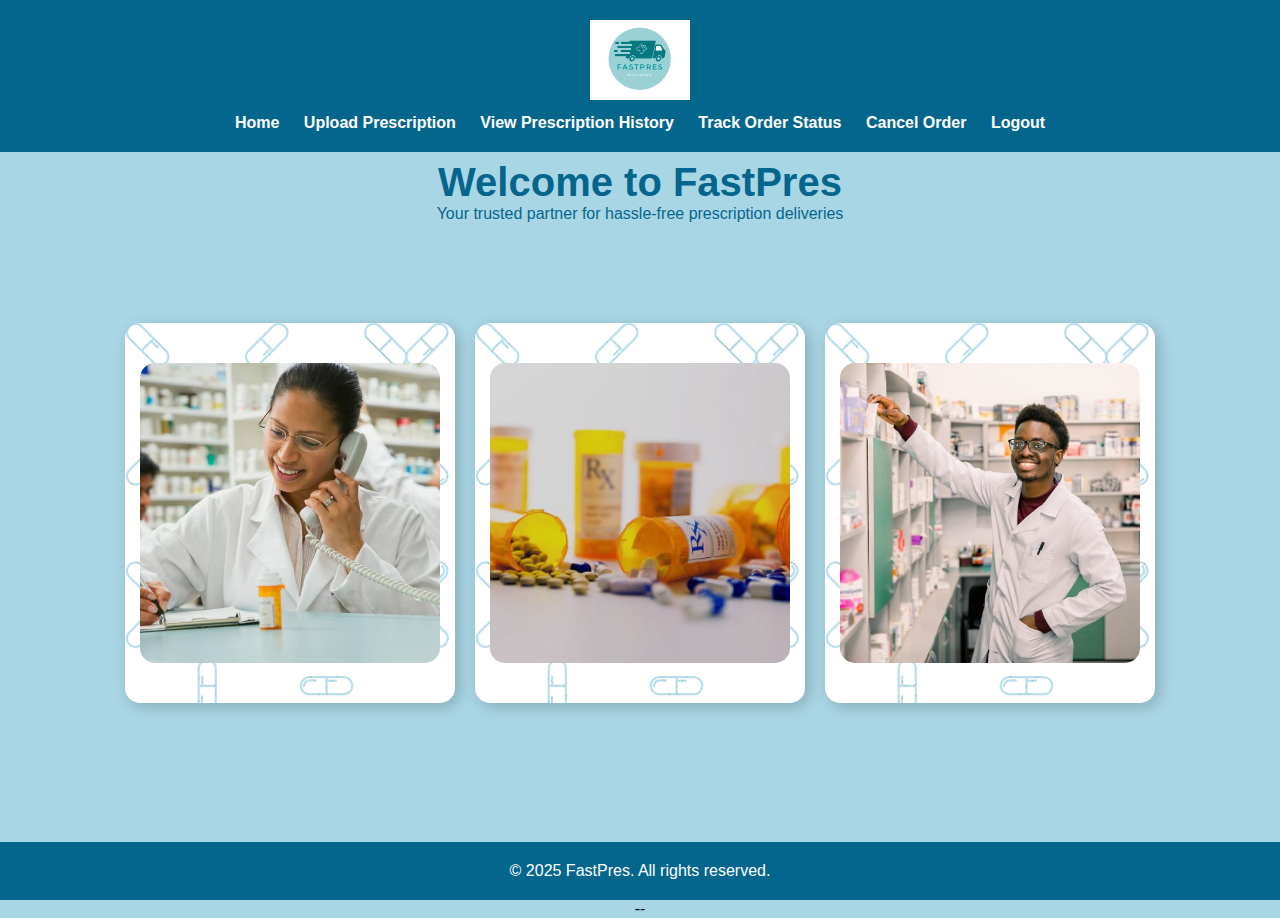
<file: index.html>
<!DOCTYPE html>
<html lang="en">
<head>
    <meta charset="UTF-8">
    <meta name="viewport" content="width=device-width, initial-scale=1.0">
    <title>FastPres - Prescription Delivery</title>
    <link rel="stylesheet" href="main-styles.css">
</head>
<body>
    <header>
        <img src="images/fastlogo.png" alt="FastPres Logo">
        <nav>
            <a href="index.html">Home</a>
            <a href="upload.html">Upload Prescription</a>
            <a href="history.html">View Prescription History</a>
            <a href="track.html">Track Order Status</a>
            <a href="cancel.html">Cancel Order</a>
            <a href="login.html">Logout</a>
        </nav>
    </header>

    <div class="main-content">
        <div class="main">
            <h1>Welcome to FastPres</h1>
            <p>Your trusted partner for hassle-free prescription deliveries</p>
        </div>

        <div class="service-container">
            <div class="service">
                <img src="images/main-pharma.jpg" alt="image 1">
            </div>
            <div class="service">
                <img src="images/main-pills.png" alt="image 2">
            </div>
            <div class="service">
                <img src="images/main-pharma-2.jpg" alt="image 3">
            </div>
        </div>
    </div>
--
    <footer>
        <p>© 2025 FastPres. All rights reserved.</p>
    </footer>
</body>
</html>
</file>
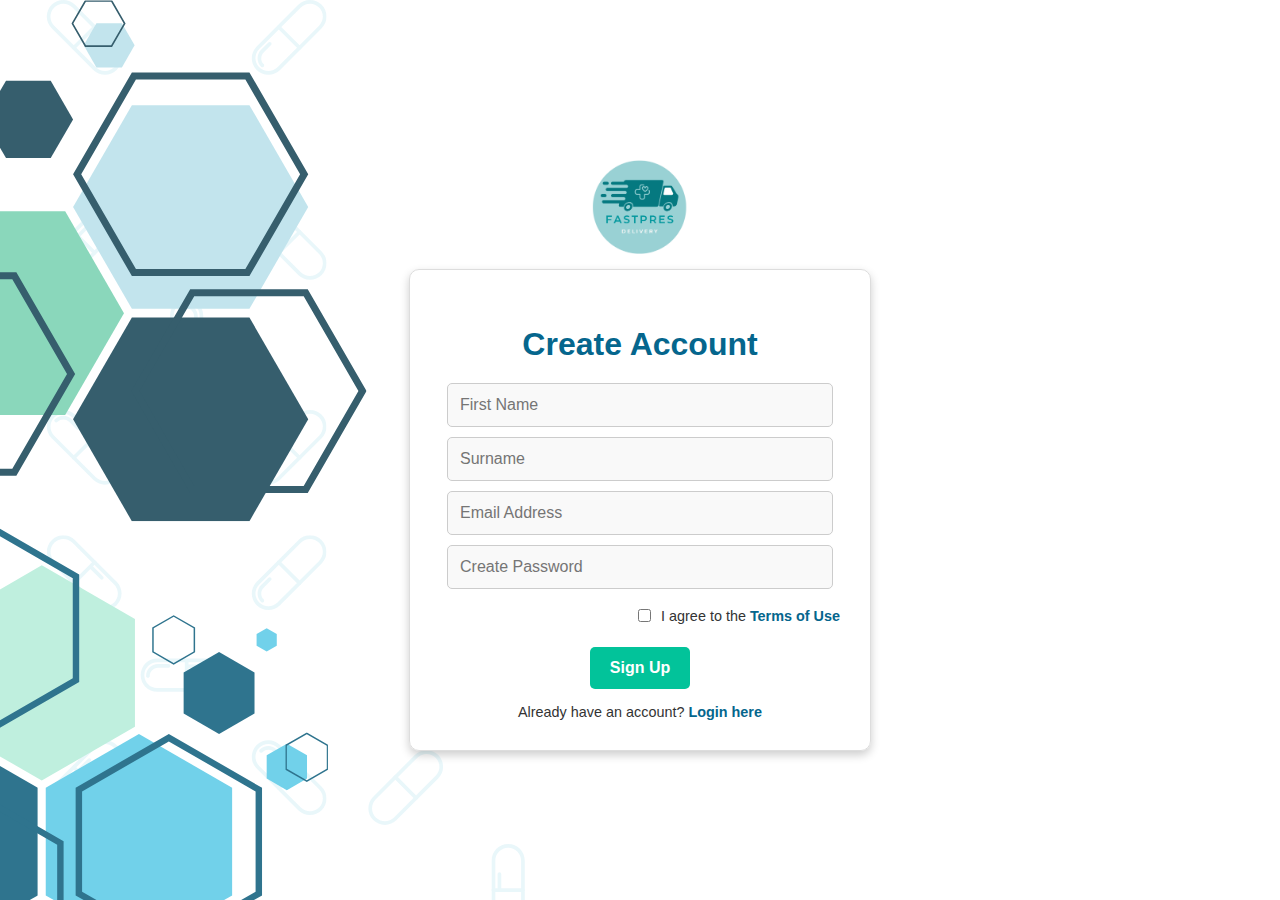
<file: create.html>
<!DOCTYPE html>
<html lang="en">
<head>
    <meta charset="UTF-8">
    <meta name="viewport" content="width=device-width, initial-scale=1.0">
    <title>Sign Up - FastPres</title>
    <link rel="stylesheet" href="styles.css">
</head>
<body>
    <img src="images/fastlogo.png" width="150" height="auto" alt="FastPres Logo" class="logo">
    
    <div class="signup-container">
        <h2>Create Account</h2>
        <input type="text" id="first-name" placeholder="First Name" required>
        <input type="text" id="surname" placeholder="Surname" required>
        <input type="email" id="email" placeholder="Email Address" required>
        <input type="password" id="password" placeholder="Create Password" required>
        
        <div class="terms">
            <input type="checkbox" id="agree-terms" required>
            <label for="agree-terms">I agree to the <a href="terms.html" target="_blank">Terms of Use</a></label>
        </div>
        
        <button onclick="validateSignup()">Sign Up</button> 
        
        <div class="login-link">
            Already have an account? <a href="login.html">Login here</a>
        </div>
    </div>
    
    <script>
        function validateSignup() {
            const email = document.getElementById('email').value;
            const password = document.getElementById('password').value;
            const termsCheckbox = document.getElementById('agree-terms');

            const emailPattern = /^[^\s@]+@[^\s@]+\.[^\s@]+$/;
            if (!emailPattern.test(email)) {
                alert("Please enter a valid email address.");
                return;
            }

            const passwordPattern = /^(?=.*[A-Z])(?=.*[!@#$%^&*?])[A-Za-z\d!@#$%^&*?]{10,}$/;
            if (!passwordPattern.test(password)) {
                alert("Password must be at least 10 characters long, contain at least one capital letter, and one special symbol.");
                return;
            }
            
            if (!termsCheckbox.checked) {
                alert("You must agree to the Terms of Use to proceed.");
                return;
            }
            
            alert("Account created successfully!");
            window.location.href = "index.html"; 
        }
    </script>
</body>
</html>
</html>
</file>
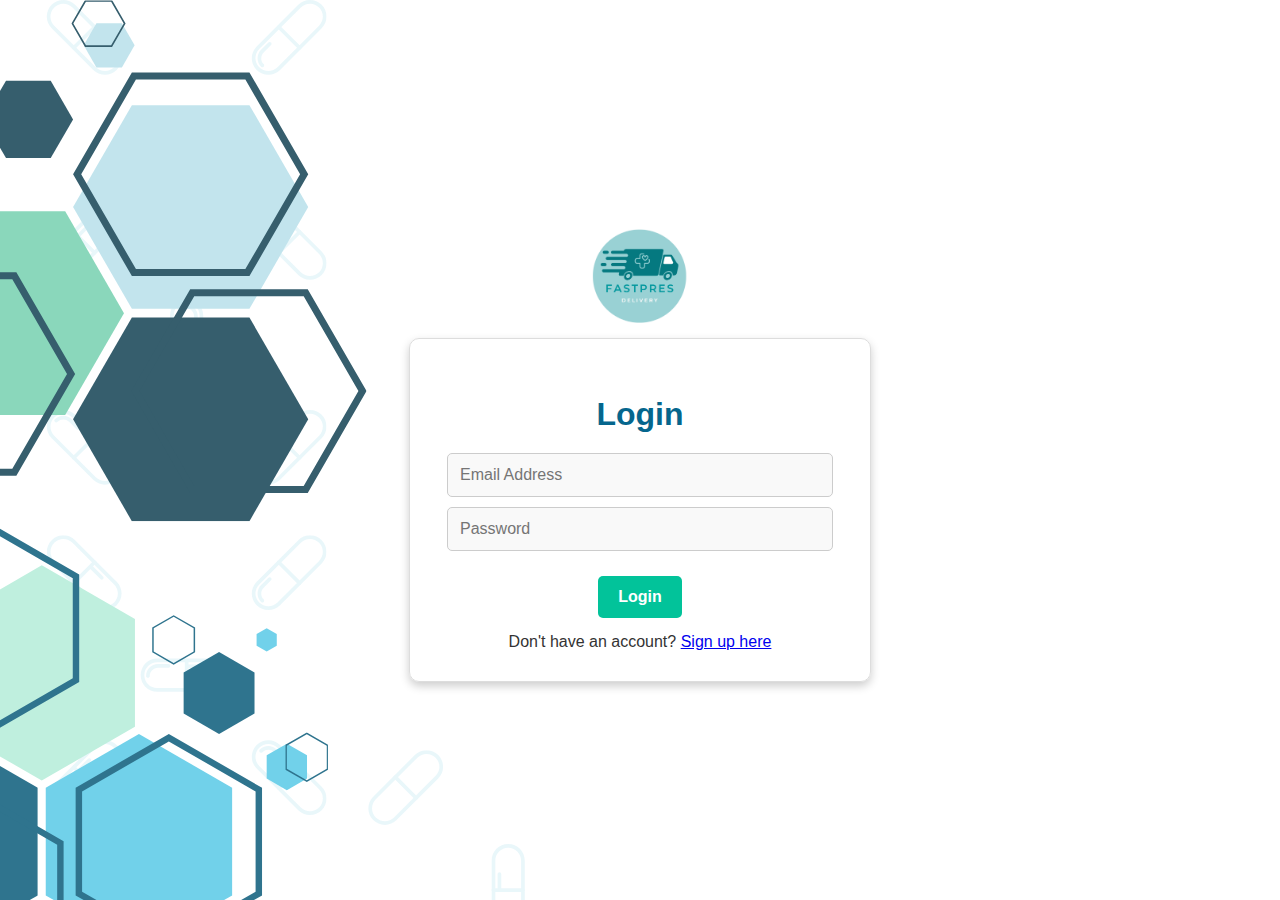
<file: login.html>
<!DOCTYPE html>
<html lang="en">
<head>
    <meta charset="UTF-8">
    <meta name="viewport" content="width=device-width, initial-scale=1.0">
    <title>Login - FastPres</title>
    <link rel="stylesheet" href="styles.css">
</head>
<body>
    <img src="images/fastlogo.png" width="150" height="auto" alt="FastPres Logo" class="logo">
    
    <div class="signup-container"> 
        <h2>Login</h2>
        <input type="email" id="email" placeholder="Email Address" required>
        <input type="password" id="password" placeholder="Password" required>
        
        <button onclick="validateLogin()">Login</button>
        
        <div class="signup-link" style="margin-top: 15px;">
            Don't have an account? <a href="create.html">Sign up here</a>
        </div>
    </div>
    
    <script>
        function validateLogin() {
            const email = document.getElementById('email').value;
            const password = document.getElementById('password').value;
            
            // Email validation pattern
            const emailPattern = /^[^\s@]+@[^\s@]+\.[^\s@]+$/;
            if (!emailPattern.test(email)) {
                alert("Please enter a valid email address.");
                return;
            }
            
            if (password.trim() === "") {
                alert("Please enter a password.");
                return;
            }
            
            alert("Login successful!");
            window.location.href = "index.html"; 
        }
    </script>
</body>
</html>
</file>
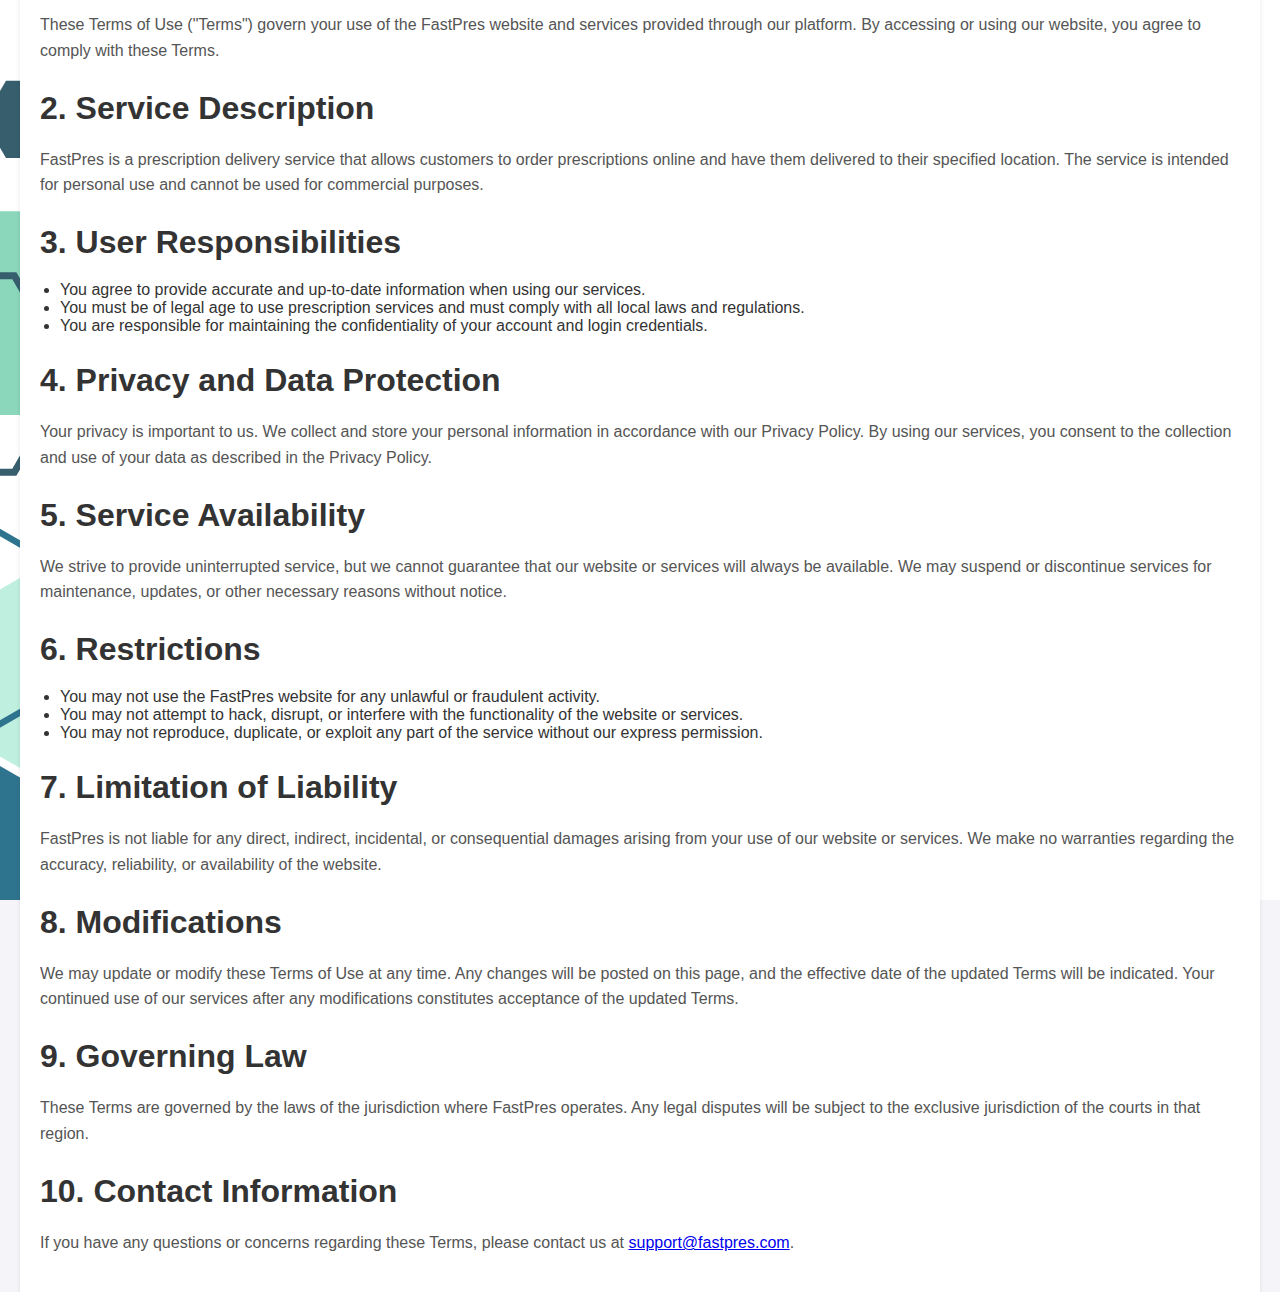
<file: terms.html>
<!DOCTYPE html>
<html lang="en">
<head>
    <meta charset="UTF-8">
    <meta name="viewport" content="width=device-width, initial-scale=1.0">
    <title>Terms of Use | FastPres</title>
    <link rel="stylesheet" href="styles.css"> 
    <style>
        body {
        font-family: Arial, sans-serif;
        margin: 0;
        padding: 40px 0 0 0; 
        background-color: #f4f4f9;
        }
        header {
            background-color: #333;
            color: white;
            padding: 30px; 
            text-align: center;
            margin-top: 20px; 
        }

        h1 {
            font-size: 2.5em;
        }

        main {
            padding: 20px;
            margin: 20px;
            background-color: white;
            box-shadow: 0 2px 4px rgba(0, 0, 0, 0.1);
        }

        h2 {
            color: #333;
        }

        p {
            line-height: 1.6;
            color: #555;
        }

        ul {
            list-style-type: disc;
            padding-left: 20px;
        }
    </style>
</head>
<body>

<header>
    <h1>Terms of Use</h1>
    <p>Welcome to FastPres! By using our services, you agree to the following terms and conditions.</p>
</header>

<main>
    <section>
        <h2>1. Introduction</h2>
        <p>These Terms of Use ("Terms") govern your use of the FastPres website and services provided through our platform. By accessing or using our website, you agree to comply with these Terms.</p>
    </section>

    <section>
        <h2>2. Service Description</h2>
        <p>FastPres is a prescription delivery service that allows customers to order prescriptions online and have them delivered to their specified location. The service is intended for personal use and cannot be used for commercial purposes.</p>
    </section>

    <section>
        <h2>3. User Responsibilities</h2>
        <ul>
            <li>You agree to provide accurate and up-to-date information when using our services.</li>
            <li>You must be of legal age to use prescription services and must comply with all local laws and regulations.</li>
            <li>You are responsible for maintaining the confidentiality of your account and login credentials.</li>
        </ul>
    </section>

    <section>
        <h2>4. Privacy and Data Protection</h2>
        <p>Your privacy is important to us. We collect and store your personal information in accordance with our Privacy Policy. By using our services, you consent to the collection and use of your data as described in the Privacy Policy.</p>
    </section>

    <section>
        <h2>5. Service Availability</h2>
        <p>We strive to provide uninterrupted service, but we cannot guarantee that our website or services will always be available. We may suspend or discontinue services for maintenance, updates, or other necessary reasons without notice.</p>
    </section>

    <section>
        <h2>6. Restrictions</h2>
        <ul>
            <li>You may not use the FastPres website for any unlawful or fraudulent activity.</li>
            <li>You may not attempt to hack, disrupt, or interfere with the functionality of the website or services.</li>
            <li>You may not reproduce, duplicate, or exploit any part of the service without our express permission.</li>
        </ul>
    </section>

    <section>
        <h2>7. Limitation of Liability</h2>
        <p>FastPres is not liable for any direct, indirect, incidental, or consequential damages arising from your use of our website or services. We make no warranties regarding the accuracy, reliability, or availability of the website.</p>
    </section>

    <section>
        <h2>8. Modifications</h2>
        <p>We may update or modify these Terms of Use at any time. Any changes will be posted on this page, and the effective date of the updated Terms will be indicated. Your continued use of our services after any modifications constitutes acceptance of the updated Terms.</p>
    </section>

    <section>
        <h2>9. Governing Law</h2>
        <p>These Terms are governed by the laws of the jurisdiction where FastPres operates. Any legal disputes will be subject to the exclusive jurisdiction of the courts in that region.</p>
    </section>

    <section>
        <h2>10. Contact Information</h2>
        <p>If you have any questions or concerns regarding these Terms, please contact us at <a href="mailto:support@fastpres.com">support@fastpres.com</a>.</p>
    </section>
</main>

</body>
</html>
</file>
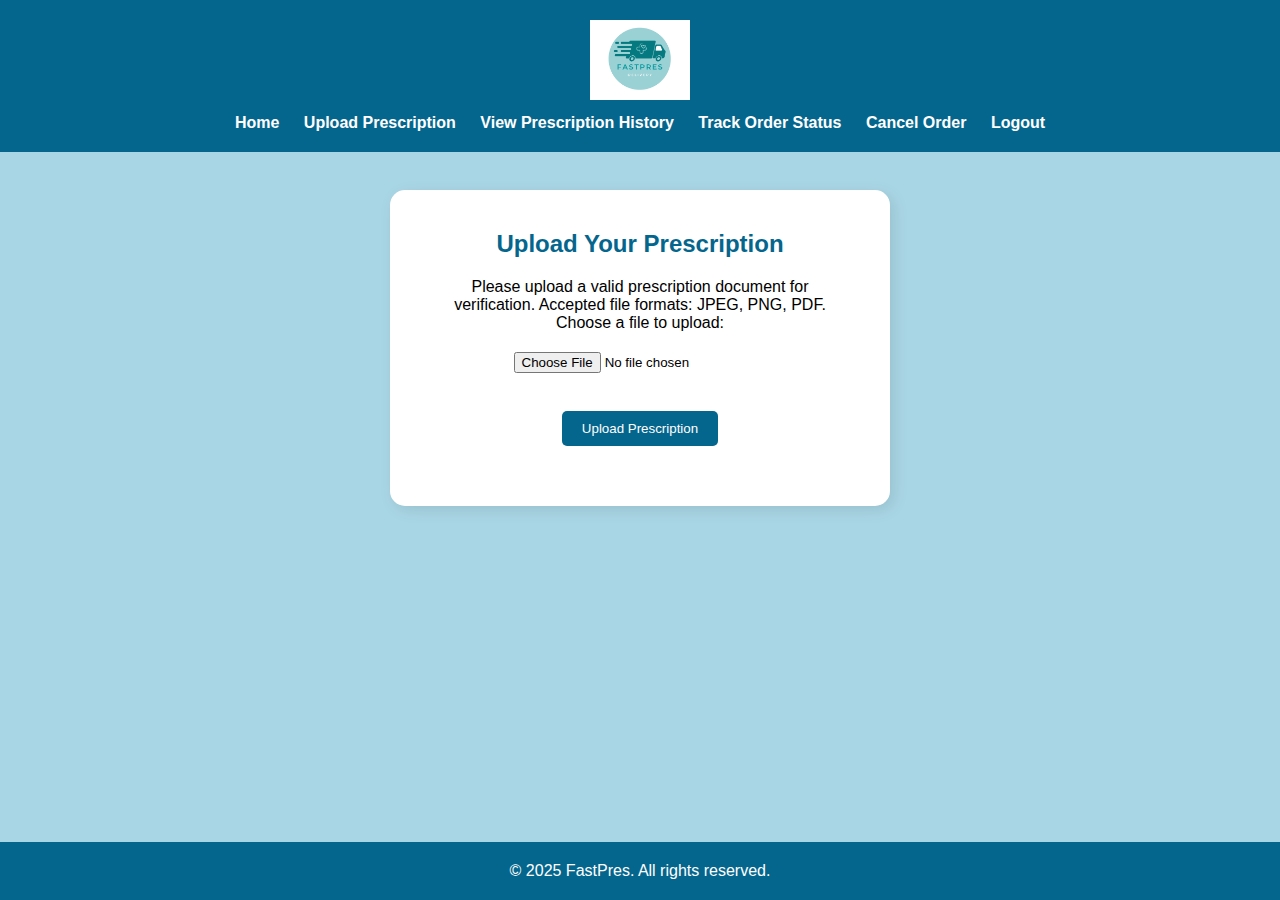
<file: upload.html>
<!DOCTYPE html>
<html lang="en">
<head>
    <meta charset="UTF-8">
    <meta name="viewport" content="width=device-width, initial-scale=1.0">
    <title>Prescription Upload - FastPres</title>
    <link rel="stylesheet" href="upload-styles.css">
</head>
<body>

<header>
    <img src="images/fastlogo.png" alt="FastPres Logo">
    <nav>
        <a href="index.html">Home</a>
        <a href="upload.html">Upload Prescription</a>
        <a href="history.html">View Prescription History</a>
        <a href="track.html">Track Order Status</a>
        <a href="cancel.html">Cancel Order</a>
        <a href="login.html">Logout</a>
    </nav>
</header>

<div class="main-content">
    <div class="upload-container">
        <h2>Upload Your Prescription</h2>
        <p>Please upload a valid prescription document for verification. Accepted file formats: JPEG, PNG, PDF.</p>

        <form id="uploadForm" enctype="multipart/form-data" method="POST" action="uploadPrescription.php">
            <label for="prescriptionFile">Choose a file to upload:</label>
            <input type="file" id="prescriptionFile" name="prescriptionFile" accept=".jpg, .jpeg, .png, .pdf" required>
            <br><br>
            <button type="submit">Upload Prescription</button>
        </form>

        <div id="message" class="message"></div>
        <div id="error" class="error"></div>
    </div>
</div>

<footer>
    <p>&copy; 2025 FastPres. All rights reserved.</p>
</footer>

<script>
    document.getElementById('uploadForm').addEventListener('submit', function(event) {
        event.preventDefault();
        
        var fileInput = document.getElementById('prescriptionFile');
        var file = fileInput.files[0];
        
        var allowedExtensions = /(\.jpg|\.jpeg|\.png|\.pdf)$/i;
        if (!allowedExtensions.exec(file.name)) {
            document.getElementById('error').textContent = 'Invalid file format. Please upload a JPEG, PNG, or PDF file.';
            return;
        }

        document.getElementById('message').textContent = '';
        document.getElementById('error').textContent = '';
        
        var formData = new FormData();
        formData.append('prescriptionFile', file);

        setTimeout(function() {
            
            var success = Math.random() > 0.2; 

            if (success) {
                document.getElementById('message').textContent = 'Prescription uploaded successfully!';
            } else {
                document.getElementById('error').textContent = 'Upload failed due to a system error. Please try again later.';
            }
        }, 1000); 
    });
</script>

</body>
</html>
</file>
<file: main-styles.css>
* {
    margin: 0;
    padding: 0;
    box-sizing: border-box;
}

body {
    font-family: Arial, sans-serif;
    text-align: center;
    background-color: #A9D6E5; 
}

header {
    background-color: #05668D; 
    padding: 20px 0;
    position: fixed;
    width: 100%;
    top: 0;
    z-index: 1000;
}
        
header img {
     width: 100px;
}
       
nav {
     margin-top: 10px;
}
        
nav a {
      margin: 0 10px;
      text-decoration: none;
      color: white;
      font-weight: bold;
}

.main-content {
      background-color: #A9D6E5; 
      min-height: 100vh; 
      padding-top: 100px;
      padding-bottom: 60px; 
}
 
.main {
      color: #05668D;
      padding: 60px 0;
}
        
.main h1 {
      font-size: 2.5em;
}
        
.service-container {
      display: flex;
      justify-content: center;
      align-items: center;
      gap: 20px;
      padding: 40px;
}
        
.service {
      text-align: center;
      background-image: url("images/main-block.png");
      padding: 40px; 
      border-radius: 15px;
      box-shadow: 4px 4px 15px rgba(0, 0, 0, 0.2);
      width: 330px; 
      display: flex;
      flex-direction: column;
      align-items: center; 
      justify-content: center;
  }
  
  .service img {
      width: 300px;
      height: 300px;
      border-radius: 15px;
      object-fit: cover;
  }

footer {
      background-color: #05668D; 
      color: white;
      padding: 20px 0;
      position: fixed;
      width: 100%;
      bottom: 0;
}
</file>
<file: styles.css>
body {
    font-family: Arial, sans-serif;
    background: url('images/background.svg') no-repeat center center fixed;
    background-size: cover;
    height: 100vh;
    display: flex;
    justify-content: center;
    align-items: center;
    margin: 0;
    flex-direction: column;
    color: #333;
}

.signup-container {
    max-width: 400px;
    width: 100%;
    padding: 30px;
    background-color: rgba(255, 255, 255, 0.95);
    box-shadow: 0 4px 10px rgba(0, 0, 0, 0.2);
    border-radius: 10px;
    text-align: center;
    border: 1px solid #ddd;
}

h2 {
    margin-bottom: 20px;
    font-size: 2em;
    color: #05668D;
    font-weight: bold;
}

input {
    display: block;
    width: 90%;
    margin: 10px auto;
    padding: 12px;
    font-size: 1em;
    border-radius: 5px;
    border: 1px solid #ccc;
    background-color: #f9f9f9;
}

button {
    padding: 12px 20px;
    font-size: 1em;
    background-color: #02C39A;
    color: white;
    border: none;
    cursor: pointer;
    border-radius: 5px;
    font-weight: bold;
    margin-top: 15px;
    transition: background 0.3s ease;
}

button:hover {
    background-color: #028090;
}

.terms {
    font-size: 0.9em;
    display: flex; 
    justify-content: center; 
    align-items: center; 
    margin-top: 10px;
}

.terms input {
    width: auto;
    margin-right: 10px;
}

.terms label {
    display: inline;
}

.terms a {
    color: #05668D;
    text-decoration: none;
    font-weight: bold;
}

.terms a:hover {
    text-decoration: underline;
}

.login-link {
    margin-top: 15px;
    font-size: 0.9em;
}

.login-link a {
    color: #05668D;
    text-decoration: none;
    font-weight: bold;
}

.login-link a:hover {
    text-decoration: underline;
}

@media (max-width: 500px) {
    .signup-container {
        width: 80%;
    }
}
</file>
<file: upload-styles.css>
* {
            margin: 0;
            padding: 0;
            box-sizing: border-box;
        }

        body {
            font-family: Arial, sans-serif;
            text-align: center;
            background-color: #A9D6E5;
        }

        header {
            background-color: #05668D;
            padding: 20px 0;
            position: fixed;
            width: 100%;
            top: 0;
            z-index: 1000;
        }

        header img {
            width: 100px;
        }

        nav {
            margin-top: 10px;
        }

        nav a {
            margin: 0 10px;
            text-decoration: none;
            color: white;
            font-weight: bold;
        }

        .main-content {
            background-color: #A9D6E5;
            min-height: 100vh;
            padding-top: 100px;
            padding-bottom: 60px;
        }

        .main {
            color: #05668D;
            padding: 60px 0;
        }

        .main h1 {
            font-size: 2.5em;
        }

        .service-container {
            display: flex;
            justify-content: center;
            align-items: center;
            gap: 20px;
            padding: 40px;
        }

        .service {
            text-align: center;
            background-image: url("images/main-block.png");
            padding: 40px;
            border-radius: 15px;
            box-shadow: 4px 4px 15px rgba(0, 0, 0, 0.2);
            width: 330px;
            display: flex;
            flex-direction: column;
            align-items: center;
            justify-content: center;
        }

        .service img {
            width: 300px;
            height: 300px;
            border-radius: 15px;
            object-fit: cover;
        }

        footer {
            background-color: #05668D;
            color: white;
            padding: 20px 0;
            position: fixed;
            width: 100%;
            bottom: 0;
        }

        .upload-container {
            background-color: #fff;
            border-radius: 15px;
            padding: 40px;
            box-shadow: 4px 4px 15px rgba(0, 0, 0, 0.1);
            margin: 90px auto;
            max-width: 500px;
        }

        .upload-container h2 {
            color: #05668D;
            margin-bottom: 20px;
        }

        .message {
            margin-top: 20px;
            font-weight: bold;
            color: green;
        }

        .error {
            color: red;
        }

        input[type="file"] {
            margin: 20px 0;
        }

        button {
            background-color: #05668D;
            color: white;
            padding: 10px 20px;
            border: none;
            border-radius: 5px;
            cursor: pointer;
        }

        button:hover {
            background-color: #034e69;
        }
</file>
